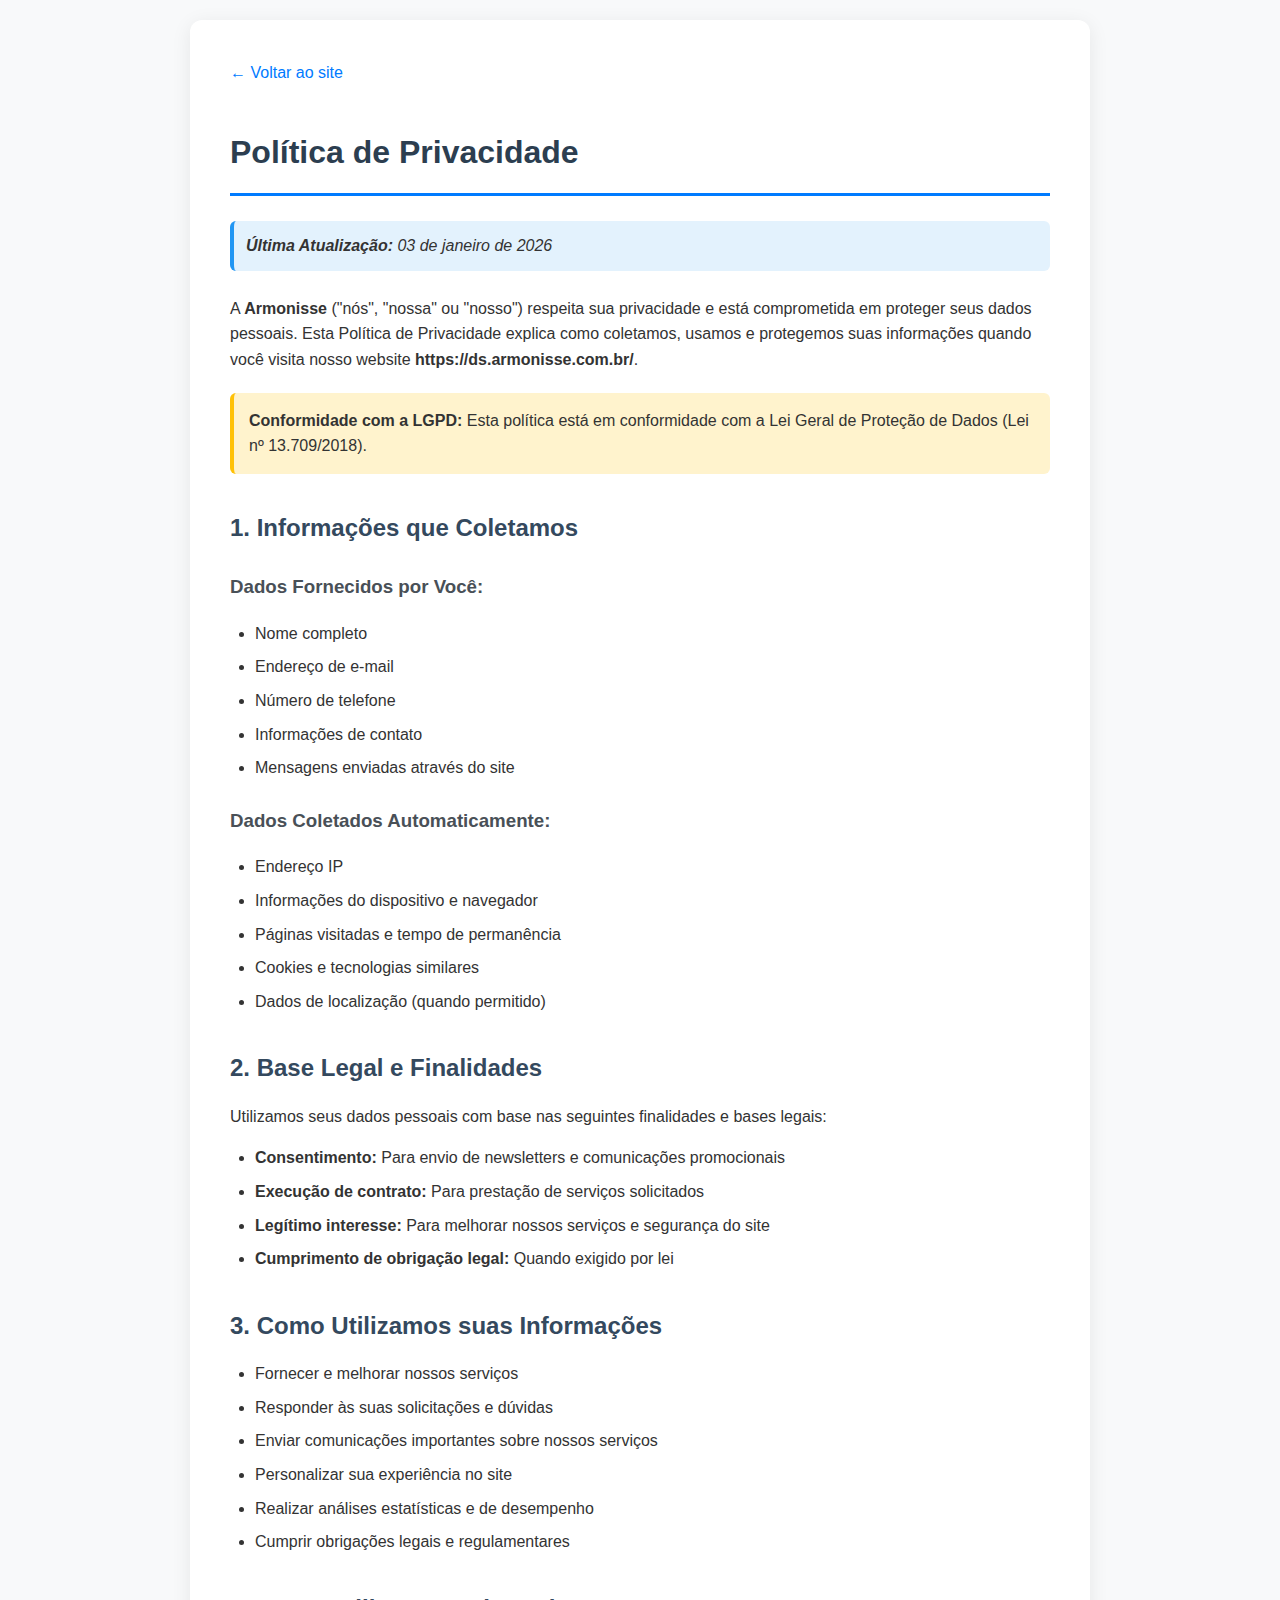
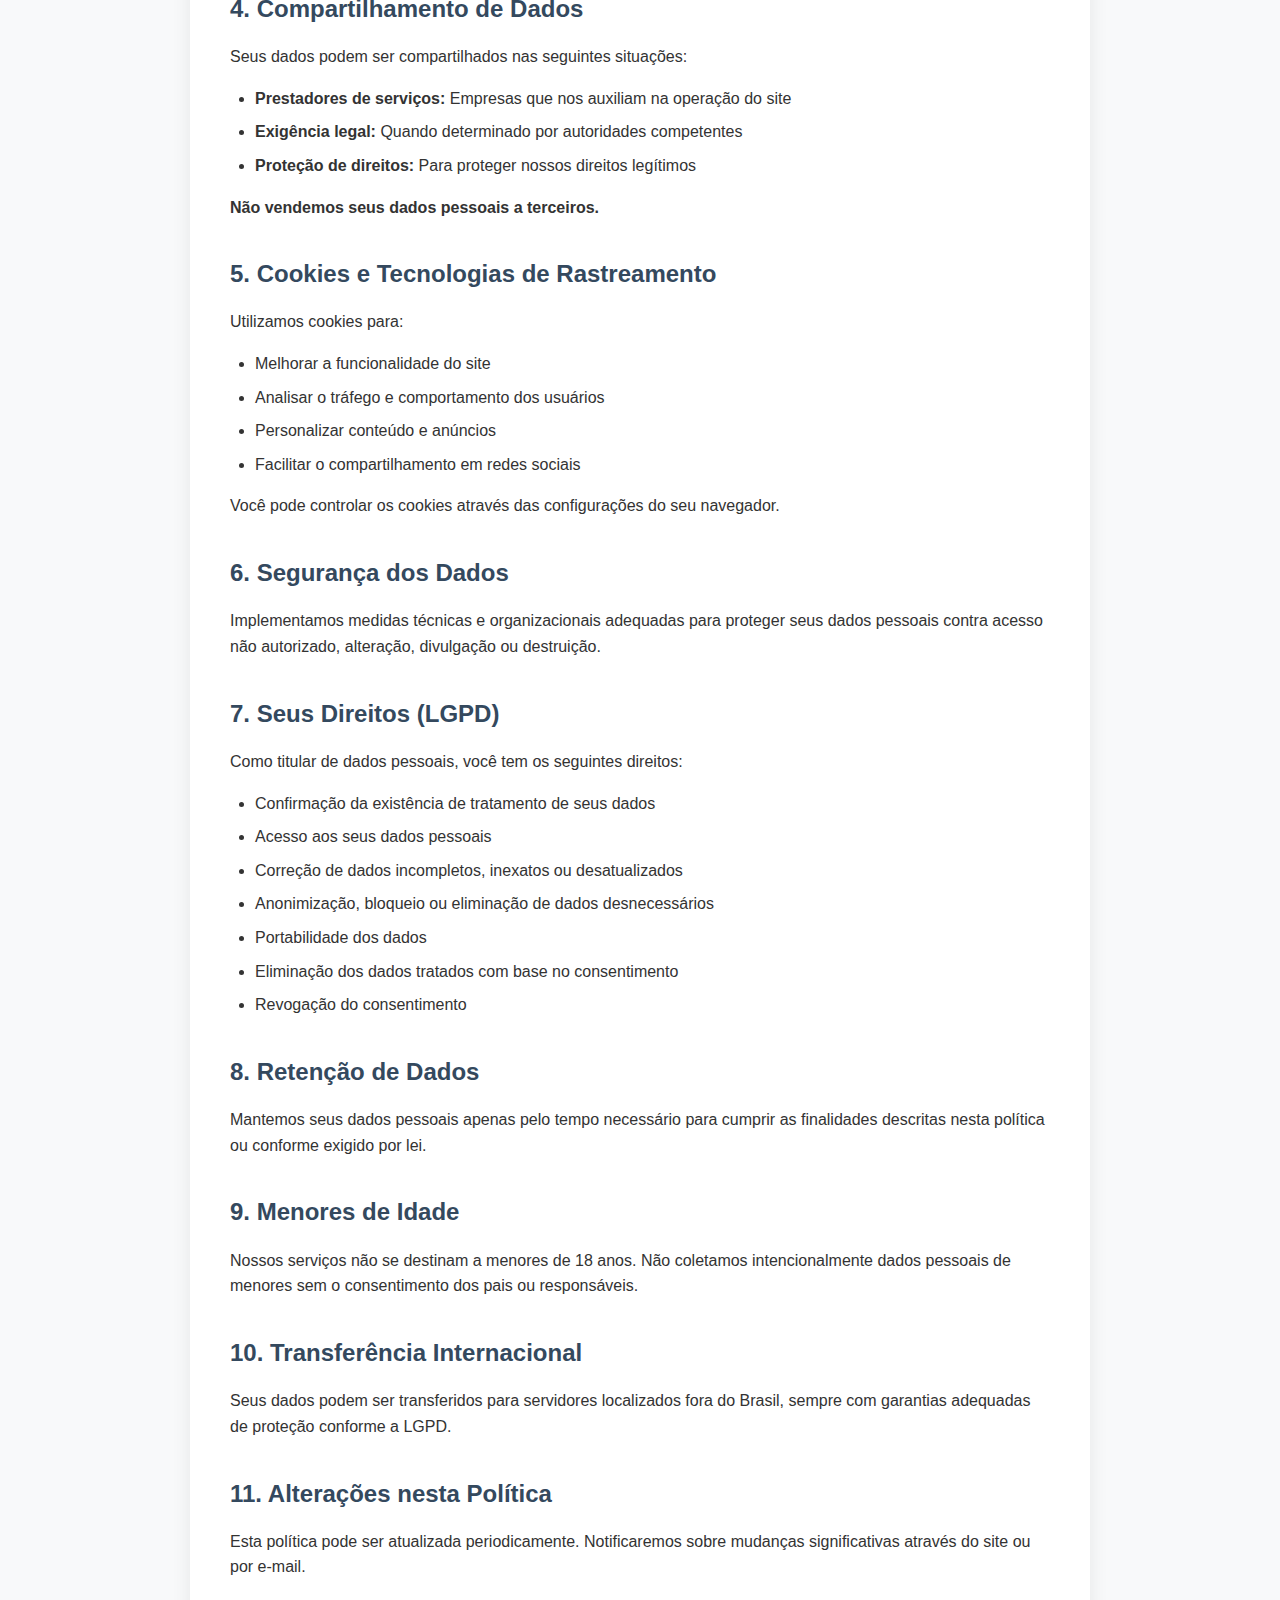
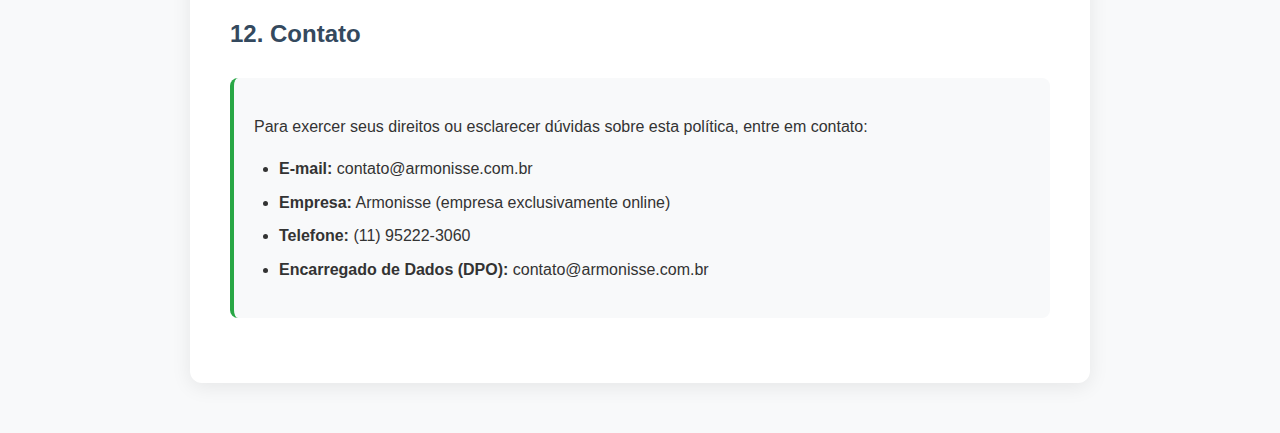
<file: politica-privacidade.html>
<!DOCTYPE html>
<html lang="pt-BR">
<head>
    <meta charset="UTF-8">
    <meta name="viewport" content="width=device-width, initial-scale=1.0">
    <title>Política de Privacidade - Armonisse</title>
    <style>
        body {
            font-family: -apple-system, BlinkMacSystemFont, 'Segoe UI', Roboto, sans-serif;
            line-height: 1.6;
            max-width: 900px;
            margin: 0 auto;
            padding: 20px;
            color: #333;
            background-color: #f8f9fa;
        }
        .legal-container {
            background: white;
            padding: 40px;
            border-radius: 12px;
            box-shadow: 0 4px 20px rgba(0,0,0,0.08);
            margin-bottom: 30px;
        }
        h1 {
            color: #2c3e50;
            border-bottom: 3px solid #007bff;
            padding-bottom: 15px;
            margin-bottom: 25px;
        }
        h2 {
            color: #34495e;
            margin-top: 35px;
            margin-bottom: 15px;
        }
        h3 {
            color: #495057;
            margin-top: 25px;
        }
        .last-updated {
            background: #e3f2fd;
            padding: 12px;
            border-radius: 6px;
            margin-bottom: 25px;
            font-style: italic;
            border-left: 4px solid #2196f3;
        }
        .contact-info {
            background: #f8f9fa;
            padding: 20px;
            border-radius: 8px;
            border-left: 4px solid #28a745;
            margin: 25px 0;
        }
        .highlight {
            background: #fff3cd;
            padding: 15px;
            border-radius: 6px;
            border-left: 4px solid #ffc107;
            margin: 20px 0;
        }
        ul {
            padding-left: 25px;
        }
        li {
            margin-bottom: 8px;
        }
        .back-link {
            display: inline-block;
            margin-bottom: 20px;
            color: #007bff;
            text-decoration: none;
        }
        .back-link:hover {
            text-decoration: underline;
        }
    </style>
</head>
<body>
    <div class="legal-container">
        <a href="index.html" class="back-link">← Voltar ao site</a>
        
        <h1>Política de Privacidade</h1>
        
        <div class="last-updated">
            <strong>Última Atualização:</strong> 03 de janeiro de 2026
        </div>

        <p>A <strong>Armonisse</strong> ("nós", "nossa" ou "nosso") respeita sua privacidade e está comprometida em proteger seus dados pessoais. Esta Política de Privacidade explica como coletamos, usamos e protegemos suas informações quando você visita nosso website <strong>https://ds.armonisse.com.br/</strong>.</p>

        <div class="highlight">
            <strong>Conformidade com a LGPD:</strong> Esta política está em conformidade com a Lei Geral de Proteção de Dados (Lei nº 13.709/2018).
        </div>

        <h2>1. Informações que Coletamos</h2>
        
        <h3>Dados Fornecidos por Você:</h3>
        <ul>
            <li>Nome completo</li>
            <li>Endereço de e-mail</li>
            <li>Número de telefone</li>
            <li>Informações de contato</li>
            <li>Mensagens enviadas através do site</li>
        </ul>

        <h3>Dados Coletados Automaticamente:</h3>
        <ul>
            <li>Endereço IP</li>
            <li>Informações do dispositivo e navegador</li>
            <li>Páginas visitadas e tempo de permanência</li>
            <li>Cookies e tecnologias similares</li>
            <li>Dados de localização (quando permitido)</li>
        </ul>

        <h2>2. Base Legal e Finalidades</h2>
        <p>Utilizamos seus dados pessoais com base nas seguintes finalidades e bases legais:</p>
        <ul>
            <li><strong>Consentimento:</strong> Para envio de newsletters e comunicações promocionais</li>
            <li><strong>Execução de contrato:</strong> Para prestação de serviços solicitados</li>
            <li><strong>Legítimo interesse:</strong> Para melhorar nossos serviços e segurança do site</li>
            <li><strong>Cumprimento de obrigação legal:</strong> Quando exigido por lei</li>
        </ul>

        <h2>3. Como Utilizamos suas Informações</h2>
        <ul>
            <li>Fornecer e melhorar nossos serviços</li>
            <li>Responder às suas solicitações e dúvidas</li>
            <li>Enviar comunicações importantes sobre nossos serviços</li>
            <li>Personalizar sua experiência no site</li>
            <li>Realizar análises estatísticas e de desempenho</li>
            <li>Cumprir obrigações legais e regulamentares</li>
        </ul>

        <h2>4. Compartilhamento de Dados</h2>
        <p>Seus dados podem ser compartilhados nas seguintes situações:</p>
        <ul>
            <li><strong>Prestadores de serviços:</strong> Empresas que nos auxiliam na operação do site</li>
            <li><strong>Exigência legal:</strong> Quando determinado por autoridades competentes</li>
            <li><strong>Proteção de direitos:</strong> Para proteger nossos direitos legítimos</li>
        </ul>
        <p><strong>Não vendemos seus dados pessoais a terceiros.</strong></p>

        <h2>5. Cookies e Tecnologias de Rastreamento</h2>
        <p>Utilizamos cookies para:</p>
        <ul>
            <li>Melhorar a funcionalidade do site</li>
            <li>Analisar o tráfego e comportamento dos usuários</li>
            <li>Personalizar conteúdo e anúncios</li>
            <li>Facilitar o compartilhamento em redes sociais</li>
        </ul>
        <p>Você pode controlar os cookies através das configurações do seu navegador.</p>

        <h2>6. Segurança dos Dados</h2>
        <p>Implementamos medidas técnicas e organizacionais adequadas para proteger seus dados pessoais contra acesso não autorizado, alteração, divulgação ou destruição.</p>

        <h2>7. Seus Direitos (LGPD)</h2>
        <p>Como titular de dados pessoais, você tem os seguintes direitos:</p>
        <ul>
            <li>Confirmação da existência de tratamento de seus dados</li>
            <li>Acesso aos seus dados pessoais</li>
            <li>Correção de dados incompletos, inexatos ou desatualizados</li>
            <li>Anonimização, bloqueio ou eliminação de dados desnecessários</li>
            <li>Portabilidade dos dados</li>
            <li>Eliminação dos dados tratados com base no consentimento</li>
            <li>Revogação do consentimento</li>
        </ul>

        <h2>8. Retenção de Dados</h2>
        <p>Mantemos seus dados pessoais apenas pelo tempo necessário para cumprir as finalidades descritas nesta política ou conforme exigido por lei.</p>

        <h2>9. Menores de Idade</h2>
        <p>Nossos serviços não se destinam a menores de 18 anos. Não coletamos intencionalmente dados pessoais de menores sem o consentimento dos pais ou responsáveis.</p>

        <h2>10. Transferência Internacional</h2>
        <p>Seus dados podem ser transferidos para servidores localizados fora do Brasil, sempre com garantias adequadas de proteção conforme a LGPD.</p>

        <h2>11. Alterações nesta Política</h2>
        <p>Esta política pode ser atualizada periodicamente. Notificaremos sobre mudanças significativas através do site ou por e-mail.</p>

        <h2>12. Contato</h2>
        <div class="contact-info">
            <p>Para exercer seus direitos ou esclarecer dúvidas sobre esta política, entre em contato:</p>
            <ul>
                <li><strong>E-mail:</strong> contato@armonisse.com.br</li>
                <li><strong>Empresa:</strong> Armonisse (empresa exclusivamente online)</li>
                <li><strong>Telefone:</strong> (11) 95222-3060</li>
                <li><strong>Encarregado de Dados (DPO):</strong> contato@armonisse.com.br</li>
            </ul>
        </div>
    </div>
</body>
</html>
</file>
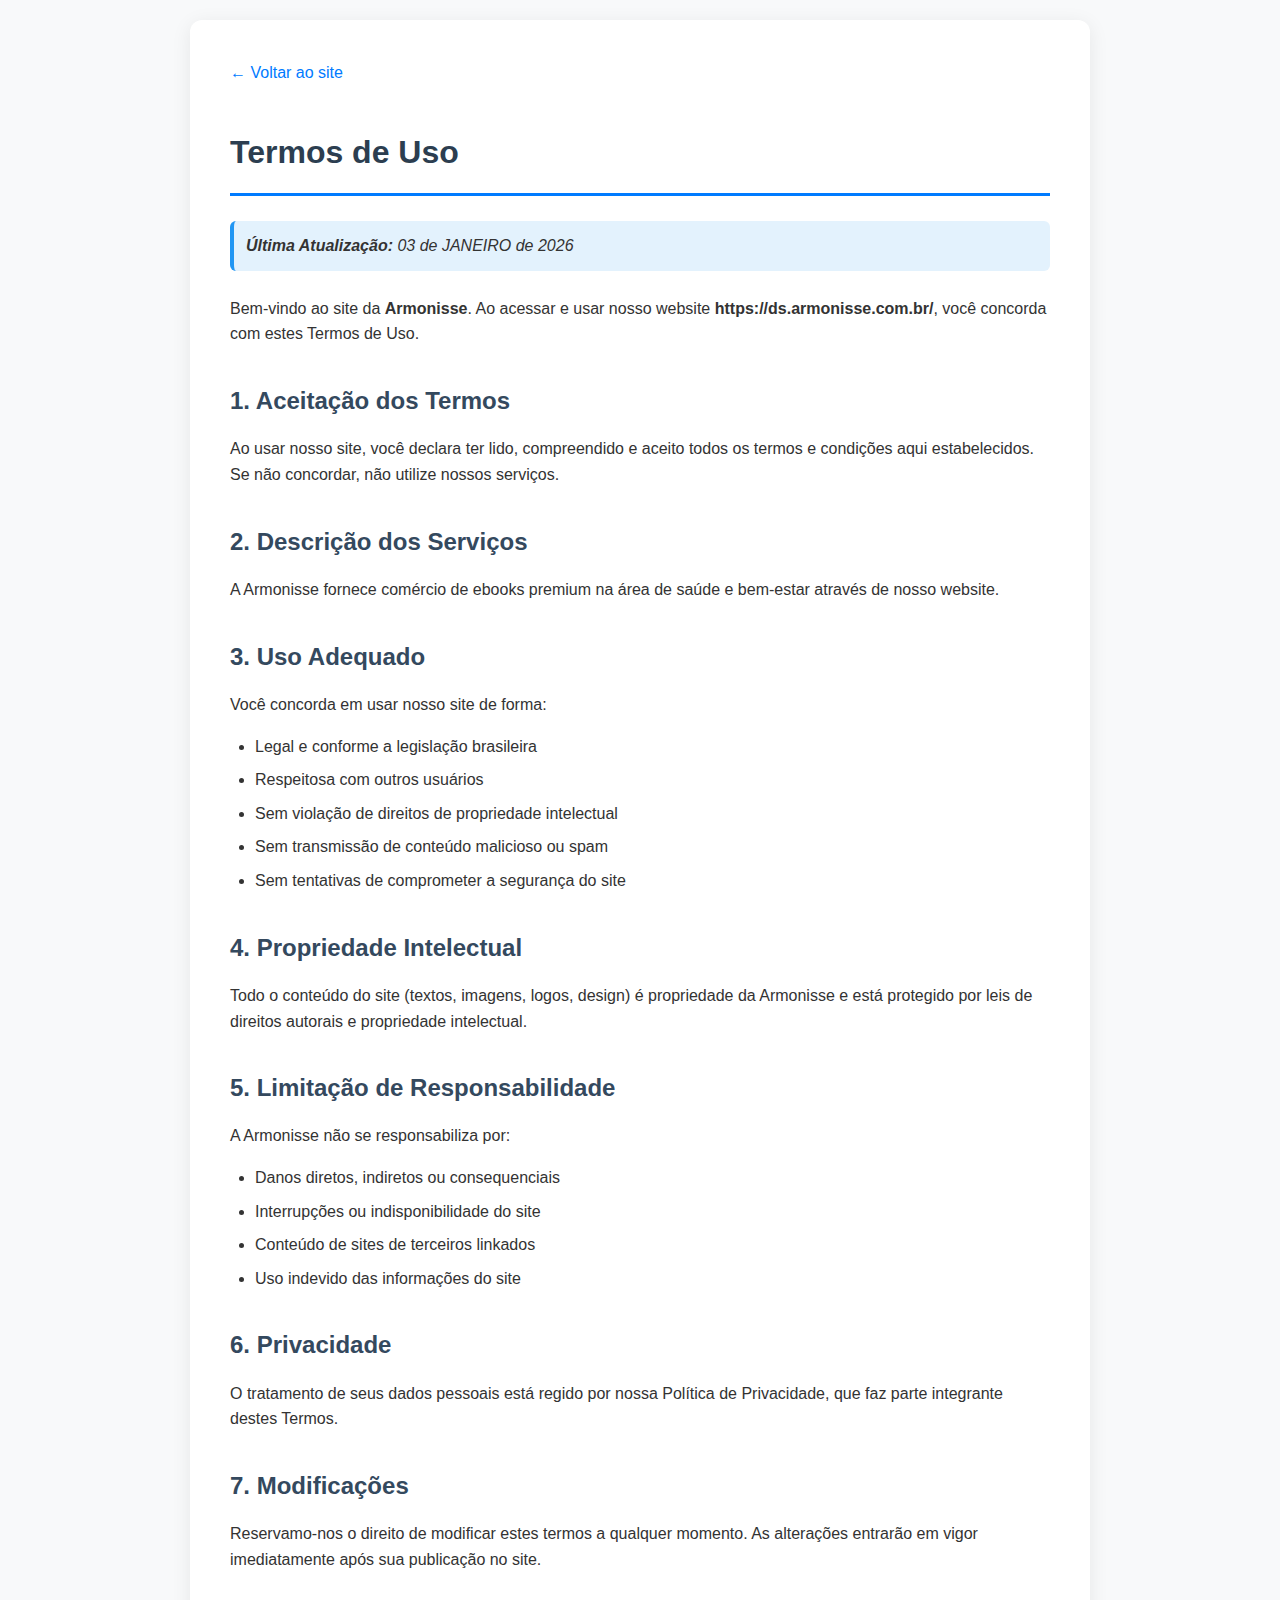
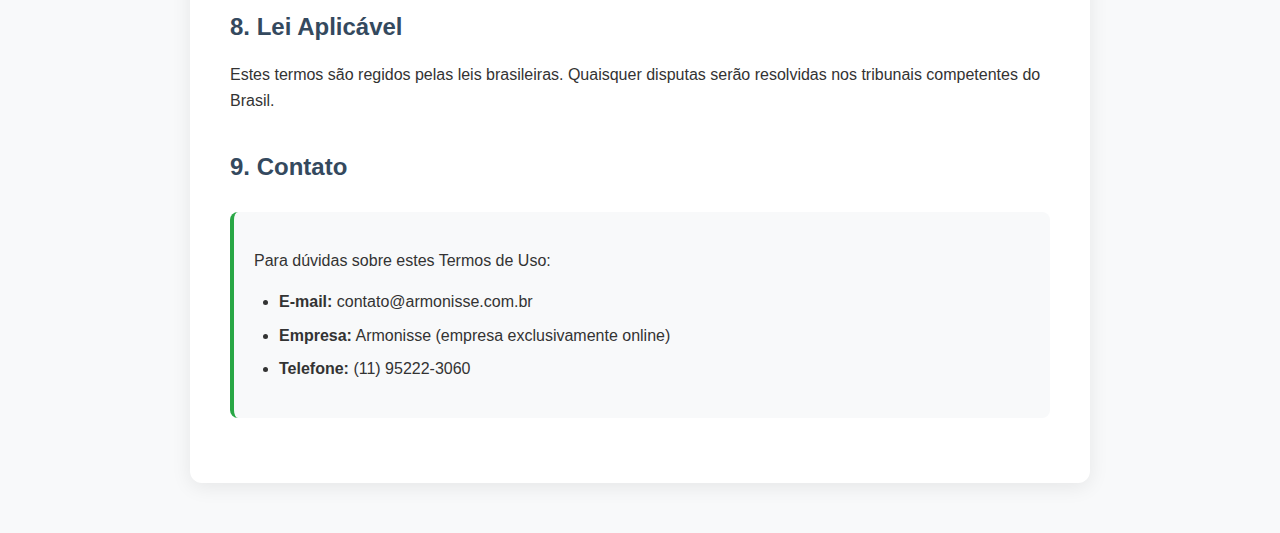
<file: termos-uso.html>
<!DOCTYPE html>
<html lang="pt-BR">
<head>
    <meta charset="UTF-8">
    <meta name="viewport" content="width=device-width, initial-scale=1.0">
    <title>Termos de Uso - Armonisse</title>
    <style>
        body {
            font-family: -apple-system, BlinkMacSystemFont, 'Segoe UI', Roboto, sans-serif;
            line-height: 1.6;
            max-width: 900px;
            margin: 0 auto;
            padding: 20px;
            color: #333;
            background-color: #f8f9fa;
        }
        .legal-container {
            background: white;
            padding: 40px;
            border-radius: 12px;
            box-shadow: 0 4px 20px rgba(0,0,0,0.08);
            margin-bottom: 30px;
        }
        h1 {
            color: #2c3e50;
            border-bottom: 3px solid #007bff;
            padding-bottom: 15px;
            margin-bottom: 25px;
        }
        h2 {
            color: #34495e;
            margin-top: 35px;
            margin-bottom: 15px;
        }
        h3 {
            color: #495057;
            margin-top: 25px;
        }
        .last-updated {
            background: #e3f2fd;
            padding: 12px;
            border-radius: 6px;
            margin-bottom: 25px;
            font-style: italic;
            border-left: 4px solid #2196f3;
        }
        .contact-info {
            background: #f8f9fa;
            padding: 20px;
            border-radius: 8px;
            border-left: 4px solid #28a745;
            margin: 25px 0;
        }
        ul {
            padding-left: 25px;
        }
        li {
            margin-bottom: 8px;
        }
        .back-link {
            display: inline-block;
            margin-bottom: 20px;
            color: #007bff;
            text-decoration: none;
        }
        .back-link:hover {
            text-decoration: underline;
        }
    </style>
</head>
<body>
    <div class="legal-container">
        <a href="index.html" class="back-link">← Voltar ao site</a>
        
        <h1>Termos de Uso</h1>
        
        <div class="last-updated">
            <strong>Última Atualização:</strong> 03 de JANEIRO de 2026
        </div>

        <p>Bem-vindo ao site da <strong>Armonisse</strong>. Ao acessar e usar nosso website <strong>https://ds.armonisse.com.br/</strong>, você concorda com estes Termos de Uso.</p>

        <h2>1. Aceitação dos Termos</h2>
        <p>Ao usar nosso site, você declara ter lido, compreendido e aceito todos os termos e condições aqui estabelecidos. Se não concordar, não utilize nossos serviços.</p>

        <h2>2. Descrição dos Serviços</h2>
        <p>A Armonisse fornece comércio de ebooks premium na área de saúde e bem-estar através de nosso website.</p>

        <h2>3. Uso Adequado</h2>
        <p>Você concorda em usar nosso site de forma:</p>
        <ul>
            <li>Legal e conforme a legislação brasileira</li>
            <li>Respeitosa com outros usuários</li>
            <li>Sem violação de direitos de propriedade intelectual</li>
            <li>Sem transmissão de conteúdo malicioso ou spam</li>
            <li>Sem tentativas de comprometer a segurança do site</li>
        </ul>

        <h2>4. Propriedade Intelectual</h2>
        <p>Todo o conteúdo do site (textos, imagens, logos, design) é propriedade da Armonisse e está protegido por leis de direitos autorais e propriedade intelectual.</p>

        <h2>5. Limitação de Responsabilidade</h2>
        <p>A Armonisse não se responsabiliza por:</p>
        <ul>
            <li>Danos diretos, indiretos ou consequenciais</li>
            <li>Interrupções ou indisponibilidade do site</li>
            <li>Conteúdo de sites de terceiros linkados</li>
            <li>Uso indevido das informações do site</li>
        </ul>

        <h2>6. Privacidade</h2>
        <p>O tratamento de seus dados pessoais está regido por nossa Política de Privacidade, que faz parte integrante destes Termos.</p>

        <h2>7. Modificações</h2>
        <p>Reservamo-nos o direito de modificar estes termos a qualquer momento. As alterações entrarão em vigor imediatamente após sua publicação no site.</p>

        <h2>8. Lei Aplicável</h2>
        <p>Estes termos são regidos pelas leis brasileiras. Quaisquer disputas serão resolvidas nos tribunais competentes do Brasil.</p>

        <h2>9. Contato</h2>
        <div class="contact-info">
            <p>Para dúvidas sobre estes Termos de Uso:</p>
            <ul>
                <li><strong>E-mail:</strong> contato@armonisse.com.br</li>
                <li><strong>Empresa:</strong> Armonisse (empresa exclusivamente online)</li>
                <li><strong>Telefone:</strong> (11) 95222-3060</li>
            </ul>
        </div>
    </div>
</body>
</html>
</file>
